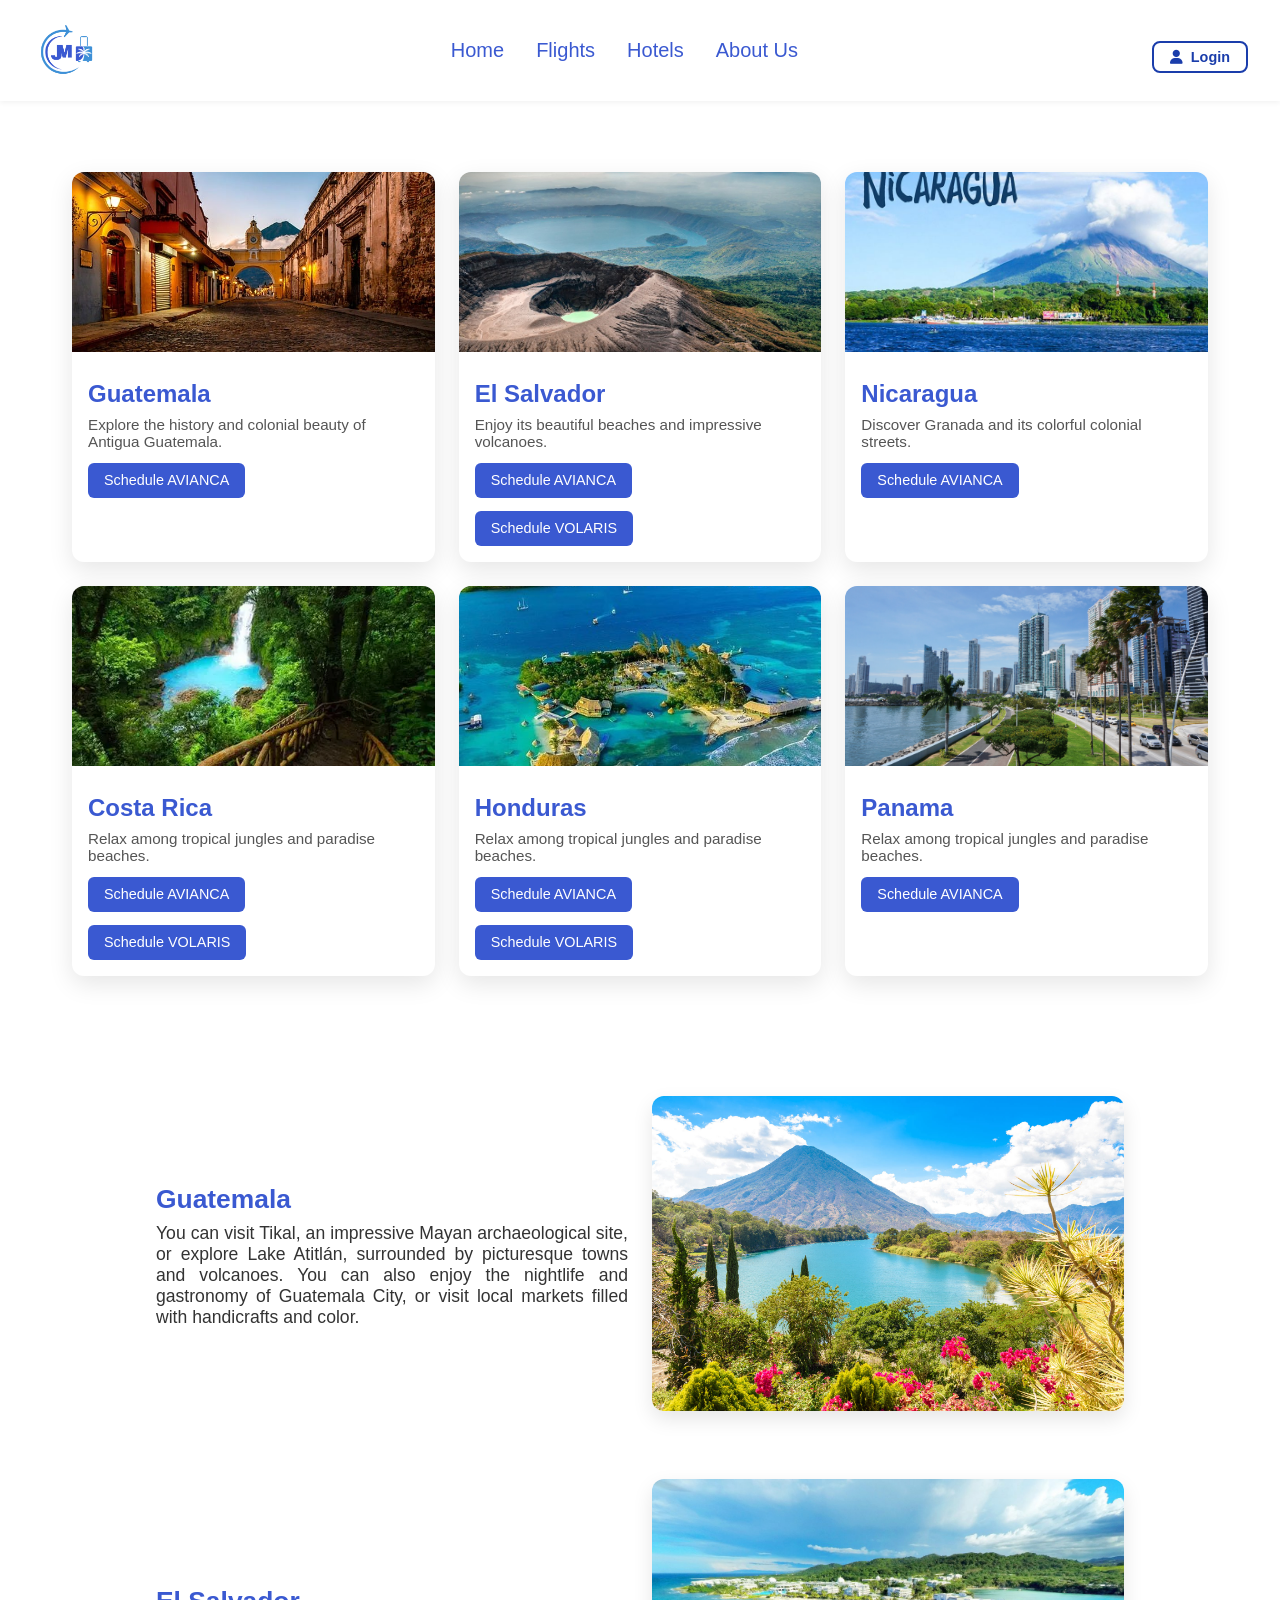
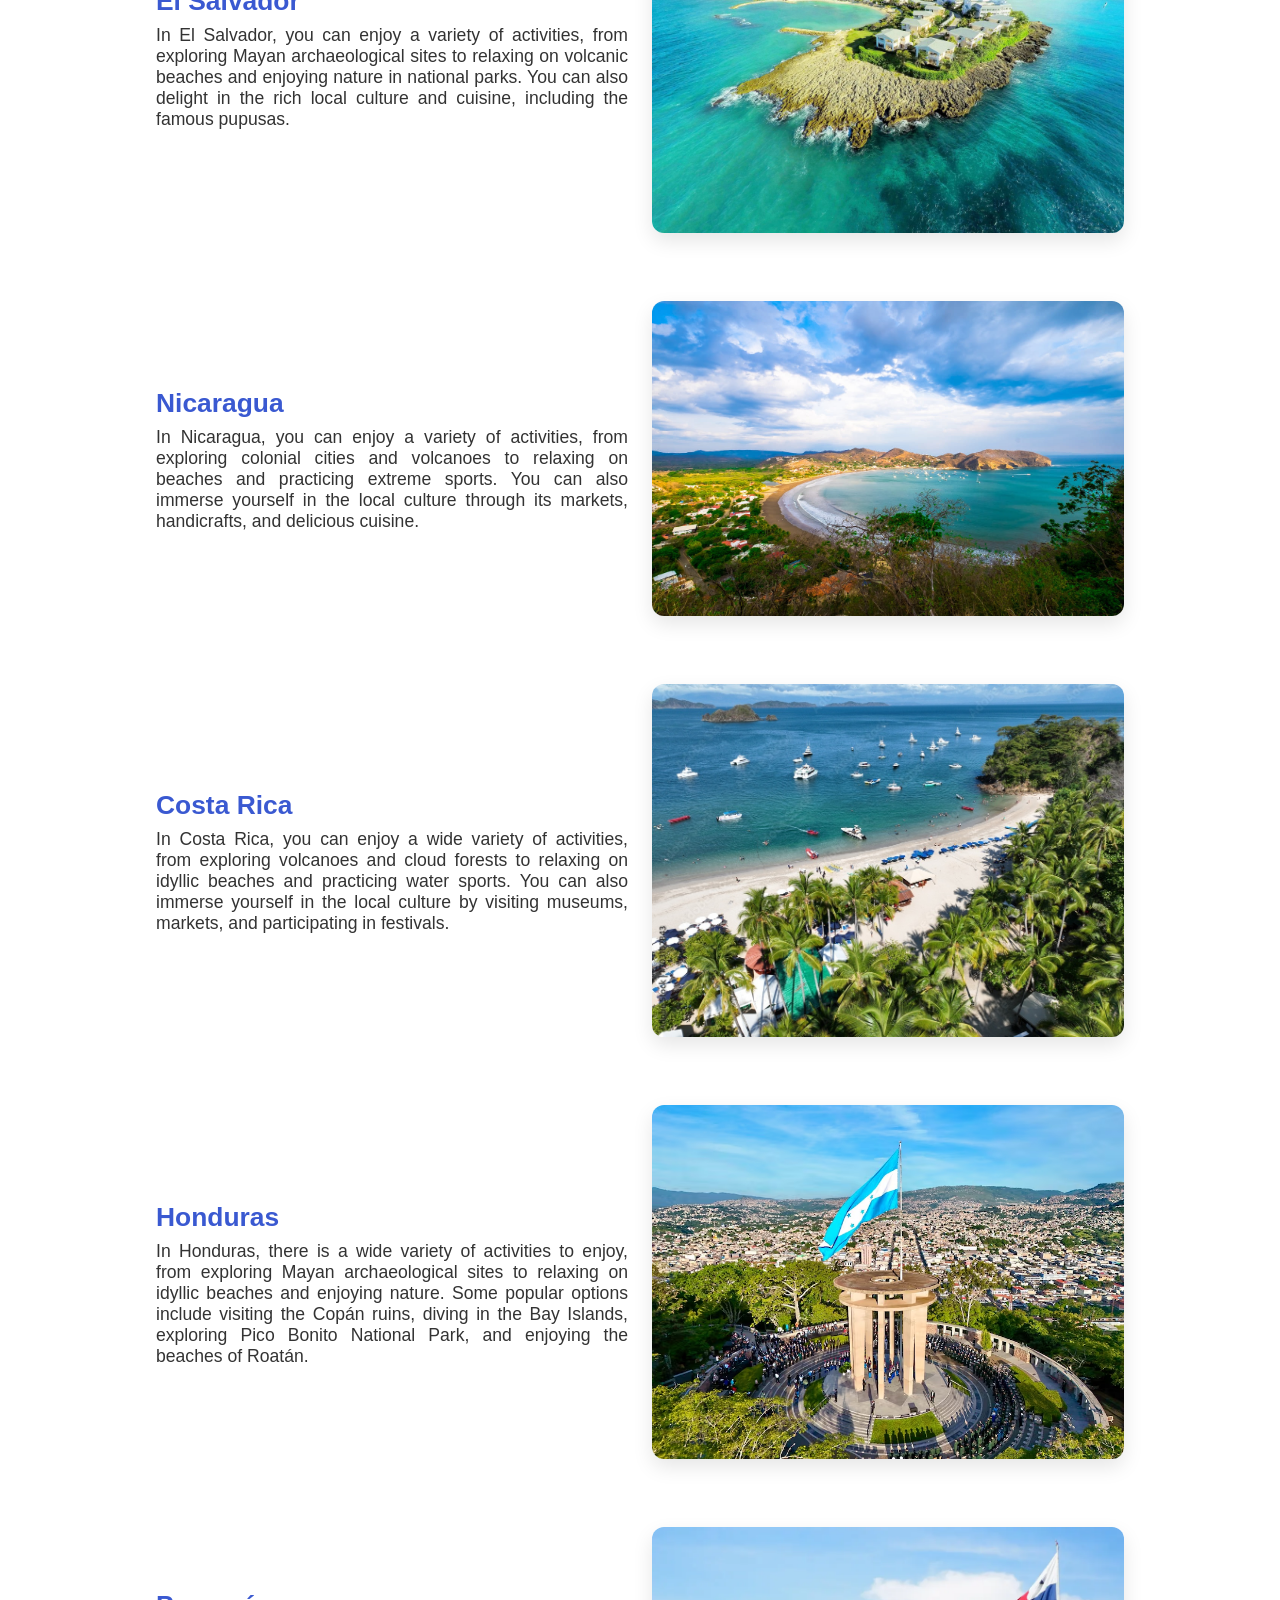
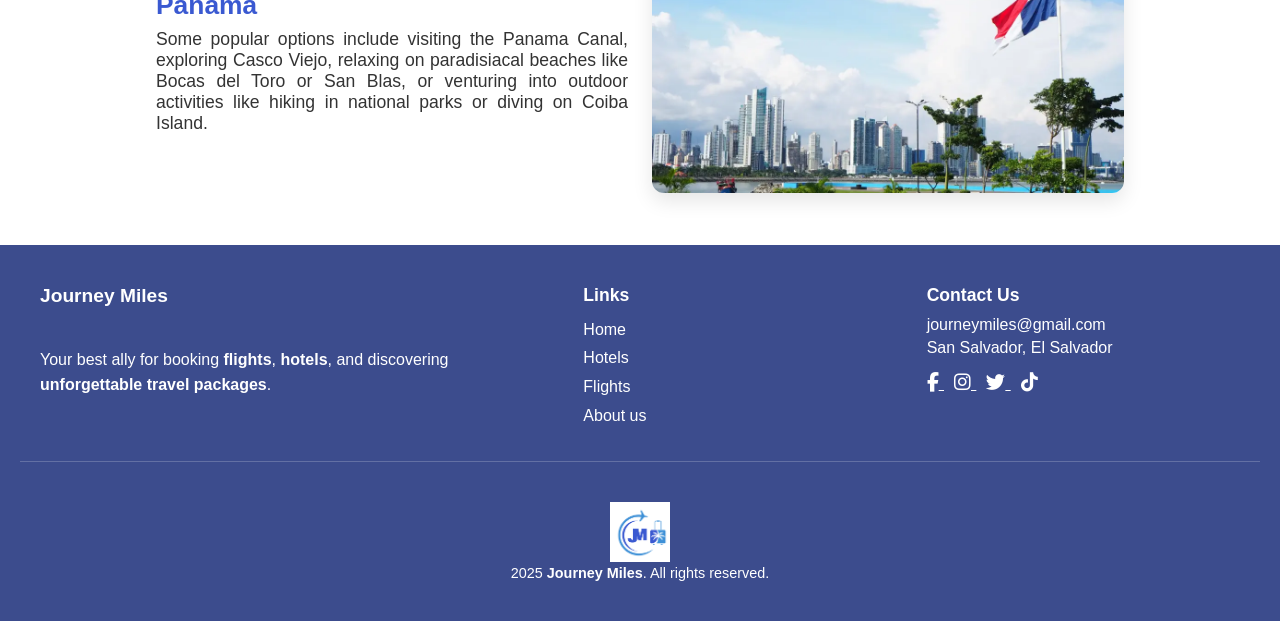
<file: Expo final/JourneyD/IndexVuelo.html>
<!DOCTYPE html>
<html lang="es">
<head>
  <meta charset="UTF-8" />
  <meta name="viewport" content="width=device-width, initial-scale=1.0">
  <title>Centroamérica Destinos</title>
  <link rel="stylesheet" href="EstiloVuelos.css">
</head>
<body>

  <header>
    <div class="logo">
      <img src="journey.png" alt="Journey Miles Logo" />
    </div>
    <nav>
      <ul>
        <li><a href="IndexD.html">Home</a></li>
        <li><a href="IndexVuelo.html">Flights</a></li>
        <li><a href="#hoteles">Hotels</a></li>
        <li><a href="#nosotros">About Us</a></li>
      </ul>
    </nav>
    <div class="login-btn">
      <button><i class="fas fa-user"></i> Login</button>
    </div>
  </header>

<main class="card-container">
  <div class="card">
    <img src="img/guatemala.jpg" alt="Guatemala" onclick="scrollToSection('guatemala')">
    <div class="card-content">
      <h2>Guatemala</h2>
      <p>Explore the history and colonial beauty of Antigua Guatemala.</p>
     <a href="https://www.avianca.com/es/booking/select/?origin1=SAL&destination1=GUA&departure1=2025-07-24&adt1=1&tng1=0&chd1=0&inf1=0&origin2=GUA&destination2=SAL&departure2=2025-08-06&adt2=1&tng2=0&chd2=0&inf2=0&currency=USD&posCode=SV">
     <button>Schedule AVIANCA</button>
     </a>
    </div>
  </div>
  <div class="card">
    <img src="img/Elsalador.jpeg" alt="El Salvador" onclick="scrollToSection('elsalvador')">
    <div class="card-content">
      <h2>El Salvador</h2>
      <p>Enjoy its beautiful beaches and impressive volcanoes.</p>
      <a href="https://www.avianca.com/es/booking/select/?origin1=GUA&destination1=SAL&departure1=2025-07-25&adt1=1&tng1=0&chd1=0&inf1=0&origin2=SAL&destination2=GUA&departure2=2025-07-28&adt2=1&tng2=0&chd2=0&inf2=0&currency=USD&posCode=SV">
     <button>Schedule AVIANCA</button>
     <br>
     <a href="https://www.volaris.com/flight?utm_source=bing&utm_source=bing&utm_medium=&utm_medium=cpc&utm_campaign=Brand__WW&utm_campaign=GS:es-SV_BR%5CCore%2FGeo@SV">
     <button>Schedule VOLARIS</button>
     </a>
    </div>
  </div>
  <div class="card">
    <img src="img/Nicaragua.jpg" alt="Nicaragua" onclick="scrollToSection('nicaragua')">
    <div class="card-content">
      <h2>Nicaragua</h2>
      <p>Discover Granada and its colorful colonial streets.</p>
      <a href="https://www.avianca.com/es/booking/select/?origin1=SAL&destination1=MGA&departure1=2025-07-24&adt1=2&tng1=0&chd1=0&inf1=0&origin2=MGA&destination2=SAL&departure2=2025-08-06&adt2=2&tng2=0&chd2=0&inf2=0&currency=USD&posCode=SV">
     <button>Schedule AVIANCA</button>
      </a>
    </div>
  </div>
  <div class="card">
    <img src="img/CostaRica.webp" alt="Costa Rica" onclick="scrollToSection('costarica')">
    <div class="card-content">
      <h2>Costa Rica</h2>
      <p>Relax among tropical jungles and paradise beaches.</p>
      <a href="https://www.avianca.com/es/booking/select/?origin1=SAL&destination1=SJO&departure1=2025-07-24&adt1=2&tng1=0&chd1=0&inf1=0&origin2=SJO&destination2=SAL&departure2=2025-08-06&adt2=2&tng2=0&chd2=0&inf2=0&currency=USD&posCode=SV">
     <button>Schedule AVIANCA</button>
     <br>
     <a href="https://www.volaris.com/flight?utm_source=bing&utm_source=bing&utm_medium=&utm_medium=cpc&utm_campaign=Brand__WW&utm_campaign=GS:es-SV_BR%5CCore%2FGeo@SV">
     <button>Schedule VOLARIS</button>
     </a>
    </div>
  </div>
   <div class="card">
    <img src="img/Honduras.jpg" alt="Honduras" onclick="scrollToSection('Honduras')">
    <div class="card-content">
      <h2>Honduras</h2>
      <p>Relax among tropical jungles and paradise beaches.</p>
      <a href="https://www.avianca.com/es/booking/select/?origin1=SAL&destination1=SAP&departure1=2025-07-25&adt1=1&tng1=0&chd1=0&inf1=0&origin2=SAP&destination2=SAL&departure2=2025-07-28&adt2=1&tng2=0&chd2=0&inf2=0&currency=USD&posCode=SV">
     <button>Schedule AVIANCA</button>
     <br>
     <a href="https://www.volaris.com/flight?utm_source=bing&utm_source=bing&utm_medium=&utm_medium=cpc&utm_campaign=Brand__WW&utm_campaign=GS:es-SV_BR%5CCore%2FGeo@SV">
     <button>Schedule VOLARIS</button>
     </a>
    </div>
  </div>
   <div class="card">
    <img src="img/Panama.webp" alt="Panama" onclick="scrollToSection('Panama')">
    <div class="card-content">
      <h2>Panama</h2>
      <p>Relax among tropical jungles and paradise beaches.</p>
      <a href="https://www.avianca.com/es/booking/select/?origin1=SAL&destination1=PTY&departure1=2025-07-24&adt1=2&tng1=0&chd1=0&inf1=0&origin2=PTY&destination2=SAL&departure2=2025-08-06&adt2=2&tng2=0&chd2=0&inf2=0&currency=USD&posCode=SV">
     <button>Schedule AVIANCA</button>
     </a>
    </div>
  </div>
</main>



<!-- Secciones de información detallada -->

<section id="guatemala" class="info-section">
  <div class="info-text">
    <h2>Guatemala</h2>
    <p>You can visit Tikal, an impressive Mayan archaeological site, or explore Lake Atitlán, surrounded by picturesque towns and volcanoes. You can also enjoy the nightlife and gastronomy of Guatemala City, or visit local markets filled with handicrafts and color.</p>
  </div>
  <div class="info-img">
    <img src="img/Guatemala2.jpg" alt="Guatemala paisaje">
  </div>
</section>

<section id="elsalvador" class="info-section">
  <div class="info-text">
    <h2>El Salvador</h2>
    <p>In El Salvador, you can enjoy a variety of activities, from exploring Mayan archaeological sites to relaxing on volcanic beaches and enjoying nature in national parks. You can also delight in the rich local culture and cuisine, including the famous pupusas.</p>
  </div>
  <div  class="info-img">
    <img src="img/ElSalvador2.jpg" alt="El Salvador paisaje">
  </div>
</section>

<section id="nicaragua" class="info-section">
  <div class="info-text">
    <h2>Nicaragua</h2>
    <p>In Nicaragua, you can enjoy a variety of activities, from exploring colonial cities and volcanoes to relaxing on beaches and practicing extreme sports. You can also immerse yourself in the local culture through its markets, handicrafts, and delicious cuisine.
</p>
  </div>
  <div class="info-img">
    <img src="img/Nicaragua2.jpg" alt="Nicaragua paisaje">
  </div>
</section>


<section id="costarica" class="info-section">
  <div class="info-text">
    <h2>Costa Rica</h2>
    <p>In Costa Rica, you can enjoy a wide variety of activities, from exploring volcanoes and cloud forests to relaxing on idyllic beaches and practicing water sports. You can also immerse yourself in the local culture by visiting museums, markets, and participating in festivals.</p>
  </div>
  <div class="info-img">
    <img src="img/CostaRica2.jpg" alt="Costa Rica paisaje">
  </div>
  
</section>

<section id="Honduras" class="info-section">
  <div class="info-text">
    <h2>Honduras</h2>
    <p>In Honduras, there is a wide variety of activities to enjoy, from exploring Mayan archaeological sites to relaxing on idyllic beaches and enjoying nature. Some popular options include visiting the Copán ruins, diving in the Bay Islands, exploring Pico Bonito National Park, and enjoying the beaches of Roatán.</p>
  </div>
  <div class="info-img">
    <img src="img/Honduras2.avif" alt="Honduras paisaje">
  </div>
</section>

<section id="Panama" class="info-section">
  <div class="info-text">
    <h2> Panamá</h2>
    <p>Some popular options include visiting the Panama Canal, exploring Casco Viejo, relaxing on paradisiacal beaches like Bocas del Toro or San Blas, or venturing into outdoor activities like hiking in national parks or diving on Coiba Island.</p>
  </div>
  <div class="info-img">
    <img src="img/Panama2.webp" alt="Panama paisaje">
  </div>
</section>


<script>

function scrollToSection(id) {
  document.getElementById(id).scrollIntoView({ behavior: 'smooth' });
}

// Animación al hacer scroll
const observer = new IntersectionObserver(entries => {
  entries.forEach(entry => {
    if(entry.isIntersecting){
      entry.target.classList.add('visible');
    }
  });
}, { threshold: 0.2 });

document.querySelectorAll('.info-section').forEach(section => {
  observer.observe(section);
});
</script>

<link rel="stylesheet" href="https://cdnjs.cloudflare.com/ajax/libs/font-awesome/6.5.0/css/all.min.css">

<footer style="background-color: #3c4c8d; color: white; padding: 40px 20px; font-family: sans-serif;">
  <div style="max-width: 1200px; margin: auto; display: flex; flex-wrap: wrap; justify-content: space-between; gap: 30px;">
    <div style="flex: 1 1 350px;width: 150px;">
      <h3 style="margin-bottom: 10px; font-size: 1.2rem;">Journey Miles</h3>
      <p style="margin: 0; line-height: 1.6;color:white;padding-top: 30px;">
        Your best ally for booking <strong>flights</strong>, <strong>hotels</strong>, and discovering <strong>unforgettable travel packages</strong>.
      </p>
    </div>
    <div style="flex: 1 1 150px;">
      <h4 style="margin-bottom: 10px; font-size: 1.1rem;">Links</h4>
      <ul style="list-style: none; padding: 0; margin: 0; line-height: 1.8;">
        <li><a href="#home" style="color: white; text-decoration: none;">Home</a></li>
        <li><a href="#hotels" style="color: white; text-decoration: none;">Hotels</a></li>
        <li><a href="#flights" style="color: white; text-decoration: none;">Flights</a></li>
        <li><a href="#contact" style="color: white; text-decoration: none;">About us</a></li>
      </ul>
    </div>
    <div style="flex: 1 1 150px;">
      <h4 style="margin-bottom: 10px; font-size: 1.1rem;">Contact Us</h4>
      <p style="margin: 5px 0;color:white;">journeymiles@gmail.com</p>
      <p style="margin: 5px 0;color:white;">San Salvador, El Salvador</p>
      <!-- Redes sociales -->
      <div style="margin-top: 15px;">
        <a href="https://www.facebook.com" class="icon" style="color: white; margin-right: 10px; font-size: 1.2rem;padding-top: 40px;">
          <i class="fab fa-facebook-f"></i>
        </a>
        <a href="https://www.instagram.com"  class="icon" style="color: white; margin-right: 10px; font-size: 1.2rem;padding-top: 40px;">
          <i class="fab fa-instagram"></i>
        <a href="https://www.twitter.com" class="icon" style="color: white; margin-right: 10px; font-size: 1.2rem;">
          <i class="fab fa-twitter"></i>
        </a>
        <a href="https://www.tiktok.com" class="icon" style="color: white; font-size: 1.2rem;padding-top: 40px;">
          <i class="fab fa-tiktok"></i>
        </a>
      </div>
    </div>

  </div>

  <hr style="border: none; border-top: 1px solid rgba(255, 255, 255, 0.2); margin: 30px 0;">

  <div style="text-align: center; font-size: 0.9rem;">
    <img src="journey.png" style="height: 60px;width: 60px;align-items: center;margin-top: 10px;"><p>2025 <strong>Journey Miles</strong>. All rights reserved.</p>
  </div>
</footer>

   
</body>
</html>
</body>
</html>
</file>
<file: Expo final/JourneyD/EstiloVuelos.css>
* {
  margin: 0;
  padding: 0;
  box-sizing: border-box;
  font-family: 'Segoe UI', sans-serif;
}
  body {
    margin: 0;
    font-family: 'Segoe UI', Tahoma, Geneva, Verdana, sans-serif;
    background: linear-gradient(to right, #ece9e6, #ffffff);
      background: #fff;
      color: #333;
      padding-top: 100px;
  }



header {
  display: flex;
  align-items: center;
  justify-content: space-between;
  background: #fff;
  padding: 1rem 2rem;
  box-shadow: 0 2px 5px rgba(0,0,0,0.05);
  position: fixed;
  top: 0;
  width: 100%;
  z-index: 1000;
 

}

.logo img {
  height: 65px;

}

nav ul {
  list-style: none;
  display: flex;
  gap: 2rem;
}

nav a {
  text-decoration: none;
  color:   #3a59d1;
  font-weight: 500;
  transition: color 0.3s;
  font-size: 20px;
  justify-content: space-between;
}

nav a:hover {
  color: #7ac6d2;
}

.login-btn button {
  background: none;
  border: 2px solid #1a3dab;
  padding: 0.4rem 1rem;
  border-radius: 8px;
  color: #1a3dab;
  font-weight: 600;
  cursor: pointer;
  display: flex;
  align-items: center;
  gap: 0.5rem;
  transition: background 0.3s;
}

.login-btn button:hover {
  background: #3a59d1;
  color: white;
}


.card-container {
  display: grid;
  grid-template-columns: repeat(3, 1fr);
  justify-items: center;       /* centra las cards */
  gap: 1.5rem;
  padding: 4.5rem;
}


  .card {
    background: white;
    border-radius: 12px;
    overflow: hidden;
    box-shadow: 0 8px 25px rgba(0,0,0,0.1);
    transition: transform 0.3s ease, box-shadow 0.3s ease;
    cursor: pointer;
  }

  .card:hover {
    transform: translateY(-8px);
    box-shadow: 0 12px 24px rgba(0,0,0,0.2);
  }

  .card img {
    width: 100%;
    height: 180px;
    object-fit: cover;
  }

  .card-content {
    padding: 1rem;
  }

  .card-content h2 {
    margin: 0.5rem 0;
    color: #3A59D1;
  }

  .card-content p {
    font-size: 0.95rem;
    color: #555;
  }

  button {
    margin-top: 0.8rem;
    padding: 0.6rem 1rem;
    background-color: #3A59D1;
    color: white;
    border: none;
    border-radius: 6px;
    cursor: pointer;
    font-size: 0.9rem;
    transition: background-color 0.3s ease;
    justify-content: center; 
 
    
  }

  button:hover {
    background-color: #7ac6d2;
  }


  /* Sección de detalles */
  .info-section {
    display: flex;
    align-items: center;
    justify-content: space-between;
    margin: 2rem auto;
    max-width: 1000px;
    gap: 1.5rem;
    opacity: 0;
    transform: translateY(30px);
    transition: opacity 1s ease, transform 1s ease;
    padding: 1rem;
  }

  .info-section.visible {
    opacity: 1;
    transform: translateY(0);
  }

  .info-text {
    flex: 1;
    font-size: 1.1rem;
    text-align: justify;
  }

  .info-text h2 {
    color: #3A59D1;
    margin-bottom: 0.5rem;
  }

  .info-img {
    flex: 1;
  }

  .info-img img {
    width: 100%;
    border-radius: 12px;
    box-shadow: 0 8px 20px rgba(0,0,0,0.1);
  }
</file>
